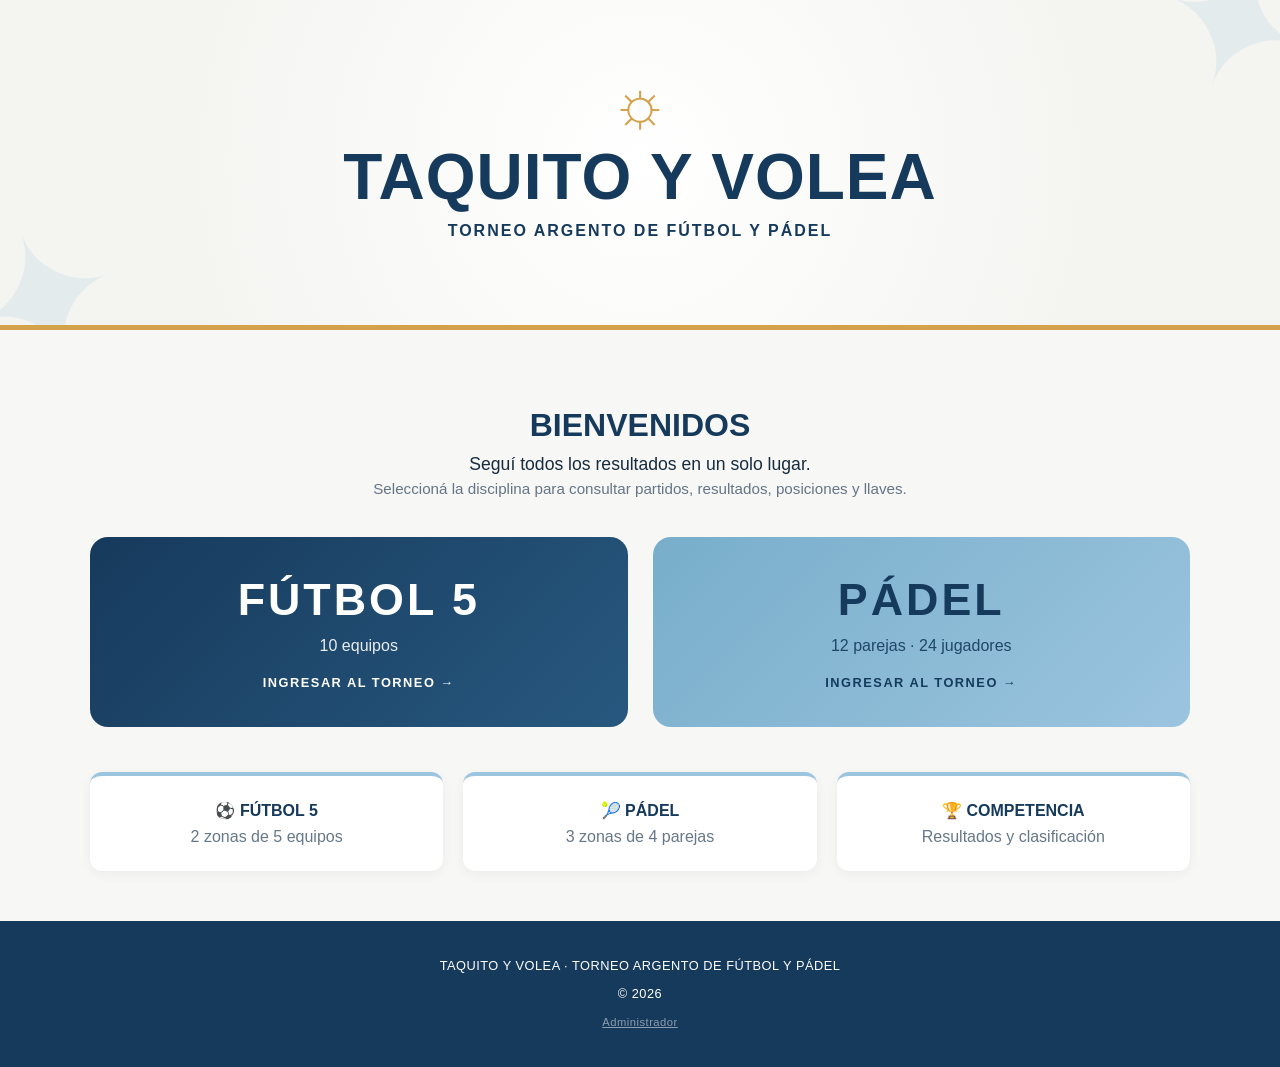
<file: index.html>
<!DOCTYPE html>
<html lang="es">

<head>
    <meta charset="UTF-8">
    <meta name="viewport" content="width=device-width, initial-scale=1.0">

    <title>Taquito y Volea</title>

    <link rel="stylesheet" href="style.css">
</head>

<body>

    <!-- ENCABEZADO -->

    <header class="hero">

        <div class="decoracion decoracion-izquierda">
            ✦
        </div>

        <div class="logo">

            <div class="sol">☼</div>

            <h1>TAQUITO Y VOLEA</h1>

            <p>TORNEO ARGENTO DE FÚTBOL Y PÁDEL</p>

        </div>

        <div class="decoracion decoracion-derecha">
            ✦
        </div>

    </header>


    <!-- CONTENIDO PRINCIPAL -->

    <main>

        <section class="bienvenida">

            <h2>BIENVENIDOS</h2>

            <p>
                Seguí todos los resultados en un solo lugar.
            </p>

            <p class="subtitulo">
                Seleccioná la disciplina para consultar partidos,
                resultados, posiciones y llaves.
            </p>

        </section>


        <!-- SELECCIÓN DE TORNEO -->

        <section class="torneos">

            <button class="torneo-card futbol" onclick="irAlTorneo('futbol')">
                <h2>FÚTBOL 5</h2>
                <p>10 equipos</p>
                <span>INGRESAR AL TORNEO →</span>
            </button>

            <button class="torneo-card padel" onclick="irAlTorneo('padel')">
                <h2>PÁDEL</h2>
                <p>12 parejas · 24 jugadores</p>
                <span>INGRESAR AL TORNEO →</span>
            </button>

        </section>


        <!-- INFORMACIÓN -->

        <section class="informacion">

            <div class="info-box">

                <strong>⚽ FÚTBOL 5</strong>

                <p>
                    2 zonas de 5 equipos
                </p>

            </div>


            <div class="info-box">

                <strong>🎾 PÁDEL</strong>

                <p>
                    3 zonas de 4 parejas
                </p>

            </div>


            <div class="info-box">

                <strong>🏆 COMPETENCIA</strong>

                <p>
                    Resultados y clasificación
                </p>

            </div>

        </section>

    </main>


    <!-- PIE -->

    <footer>

        <p>
            TAQUITO Y VOLEA · TORNEO ARGENTO DE FÚTBOL Y PÁDEL
        </p>

        <p>
            © 2026
        </p>

        <p>
            <a href="admin.html" style="color: white; opacity: 0.5; font-size: 0.7rem;">
                Administrador
            </a>
        </p>

    </footer>


    <script src="script.js"></script>

</body>

</html>
</file>
<file: style.css>
/* ================================
   COLORES DEL TORNEO
================================ */

:root {

    --azul: #163a5c;
    --azul-oscuro: #102d48;

    --celeste: #9bc4df;
    --celeste-claro: #dcecf5;

    --dorado: #d4a24c;

    --blanco: #ffffff;
    --fondo: #f7f7f5;

    --texto: #172b3d;
}


/* ================================
   CONFIGURACIÓN GENERAL
================================ */

* {
    box-sizing: border-box;
}

body {

    margin: 0;

    font-family:
        Arial,
        Helvetica,
        sans-serif;

    background-color: var(--fondo);

    color: var(--texto);
}


/* ================================
   ENCABEZADO
================================ */

.hero {

    position: relative;

    min-height: 330px;

    display: flex;

    justify-content: center;

    align-items: center;

    text-align: center;

    padding: 50px 20px;

    background:

        radial-gradient(
            circle at center,
            #ffffff 0%,
            #f4f4f1 70%
        );

    border-bottom:
        5px solid var(--dorado);

    overflow: hidden;
}


/* detalles decorativos */

.decoracion {

    position: absolute;

    color: var(--celeste);

    font-size: 180px;

    opacity: 0.18;
}

.decoracion-izquierda {

    left: -30px;

    bottom: -80px;

    transform: rotate(-20deg);
}

.decoracion-derecha {

    right: -30px;

    top: -80px;

    transform: rotate(20deg);
}


/* logo */

.logo {

    position: relative;

    z-index: 2;
}

.sol {

    color: var(--dorado);

    font-size: 65px;

    line-height: 1;

    margin-bottom: 5px;
}

.logo h1 {

    margin: 0;

    color: var(--azul);

    font-size: clamp(
        2rem,
        5vw,
        4rem
    );

    font-weight: 800;

    letter-spacing: 1px;
}

.logo p {

    margin-top: 8px;

    color: var(--azul);

    font-size: 1rem;

    font-weight: bold;

    letter-spacing: 2px;
}


/* ================================
   CONTENIDO
================================ */

main {

    width: min(
        1100px,
        92%
    );

    margin: 0 auto;

    padding: 50px 0;
}


/* ================================
   BIENVENIDA
================================ */

.bienvenida {

    text-align: center;

    margin-bottom: 40px;
}

.bienvenida h2 {

    color: var(--azul);

    font-size: 2rem;

    margin-bottom: 10px;
}

.bienvenida p {

    margin: 5px;

    font-size: 1.1rem;
}

.bienvenida .subtitulo {

    color: #657586;

    font-size: 0.95rem;
}


/* ================================
   BOTONES DE TORNEO
================================ */

.torneos {

    display: grid;

    grid-template-columns:
        repeat(
            2,
            1fr
        );

    gap: 25px;

    margin-bottom: 45px;
}


.torneo-card {

    border: none;

    min-height: 190px;

    padding: 30px;

    border-radius: 18px;

    display: flex;

    flex-direction: column;

    align-items: center;

    justify-content: center;

    text-align: center;

    cursor: pointer;

    color: white;

    transition:
        transform 0.25s,
        box-shadow 0.25s;
}


/* fútbol */

.futbol {

    background:
        linear-gradient(
            135deg,
            var(--azul),
            #28587f
        );
}


/* pádel */

.padel {

    background:
        linear-gradient(
            135deg,
            #78aeca,
            #9bc4df
        );

    color: var(--azul);
}


/* textos */

.torneo-card h2 {

    margin: 0 0 12px;

    font-size: clamp(
        2rem,
        4vw,
        2.8rem
    );

    letter-spacing: 3px;

    font-weight: 800;
}

.torneo-card p {

    margin: 0 0 20px;

    font-size: 1rem;

    opacity: 0.9;
}

.torneo-card span {

    font-size: 0.8rem;

    font-weight: bold;

    letter-spacing: 1.5px;
}


/* efecto al pasar mouse */

.torneo-card:hover {

    transform:
        translateY(-6px);

    box-shadow:
        0 12px 30px
        rgba(
            22,
            58,
            92,
            0.20
        );
}


/* ================================
   INFORMACIÓN
================================ */

.informacion {

    display: grid;

    grid-template-columns:
        repeat(
            3,
            1fr
        );

    gap: 20px;
}

.info-box {

    background: white;

    padding: 25px;

    border-radius: 12px;

    text-align: center;

    border-top:
        4px solid
        var(--celeste);

    box-shadow:
        0 3px 12px
        rgba(
            0,
            0,
            0,
            0.05
        );
}

.info-box strong {

    color: var(--azul);

    display: block;

    margin-bottom: 8px;
}

.info-box p {

    margin: 0;

    color: #667788;
}


/* ================================
   FOOTER
================================ */

footer {

    background: var(--azul);

    color: white;

    text-align: center;

    padding: 25px;

    font-size: 0.8rem;

    letter-spacing: 0.5px;
}


/* ================================
   CELULAR
================================ */

@media (
    max-width: 700px
) {

    .hero {

        min-height: 280px;

        padding: 40px 15px;
    }

    .logo h1 {

        font-size: 2rem;
    }

    .logo p {

        font-size: 0.75rem;

        letter-spacing: 1px;
    }


    .torneos {

        grid-template-columns: 1fr;
    }


    .torneo-card {

        min-height: 150px;

        padding: 25px;
    }


    .informacion {

        grid-template-columns: 1fr;
    }

}
</file>
